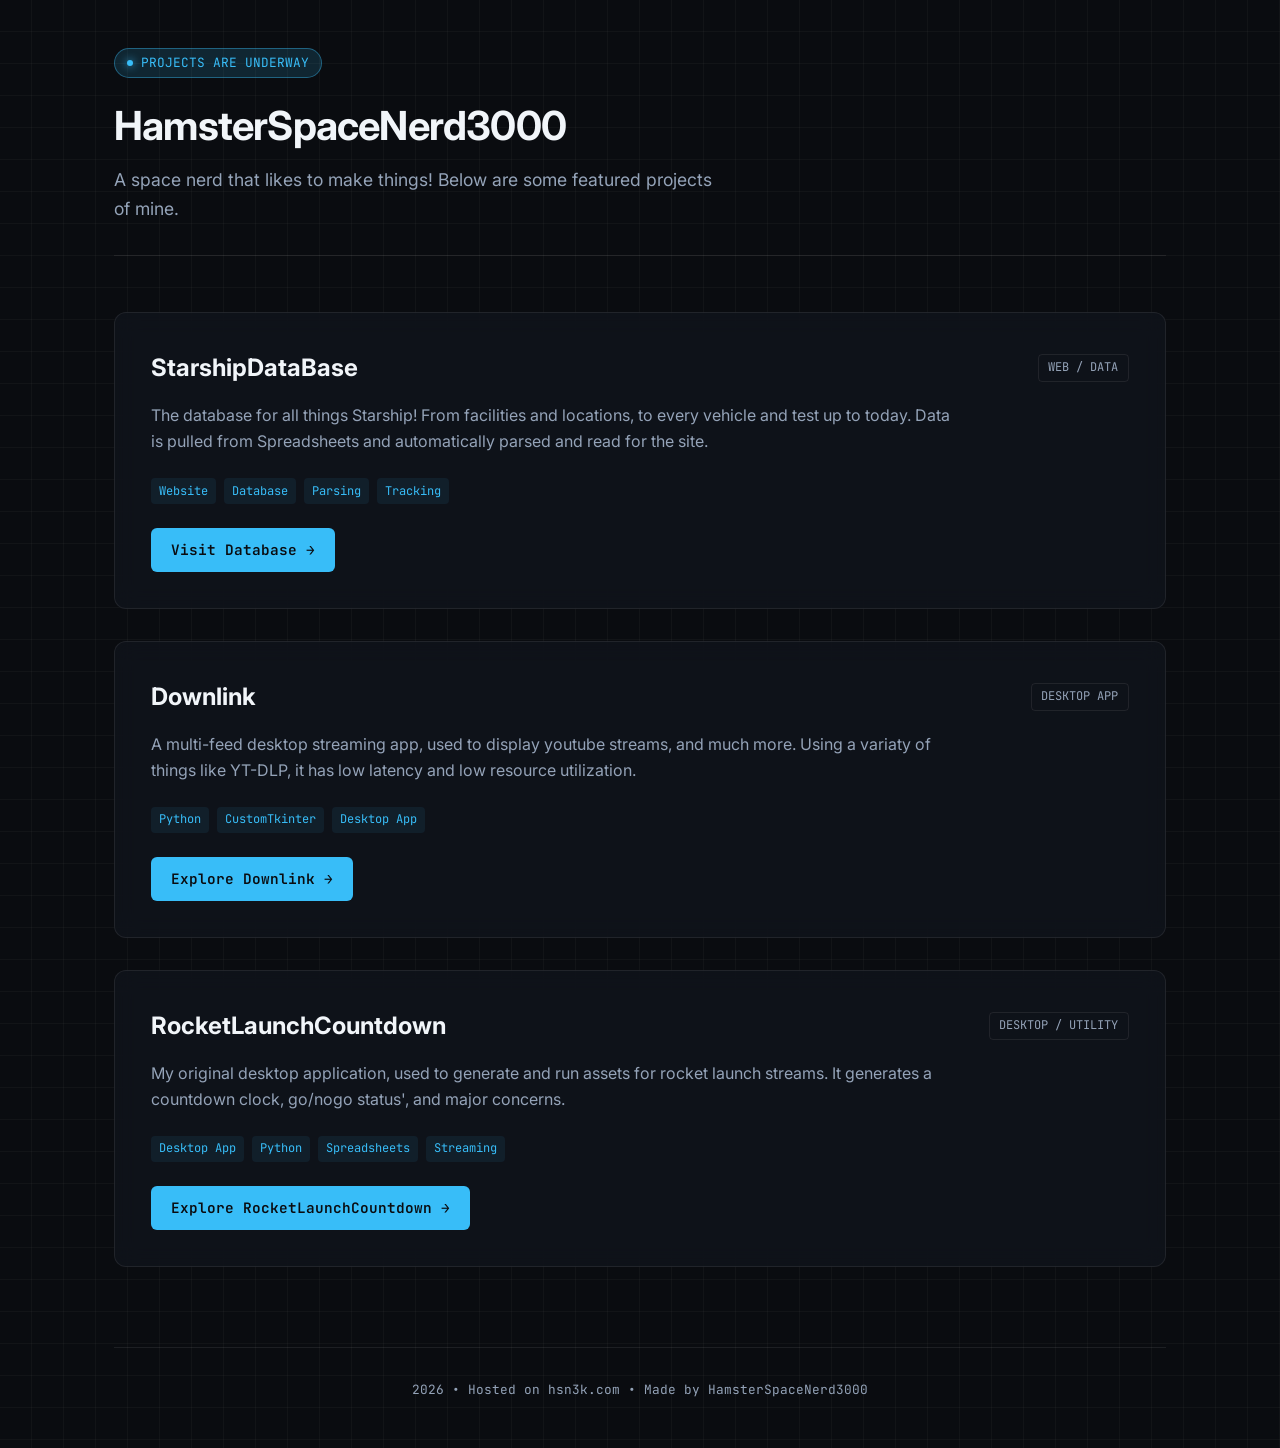
<file: index.html>
<!DOCTYPE html>
<html lang="en">
<head>
    <meta charset="UTF-8">
    <meta name="viewport" content="width=device-width, initial-scale=1.0">
    <title>Home | HSN3K</title>
    <link rel="preconnect" href="https://fonts.googleapis.com">
    <link rel="preconnect" href="https://fonts.gstatic.com" crossorigin>
    <link href="https://fonts.googleapis.com/css2?family=JetBrains+Mono:wght@400;600;700&family=Inter:wght@300;400;600;700&display=swap" rel="stylesheet">
    <link rel="stylesheet" href="/styles/styles.css">
</head>
<body>

  <div class="container">
    <header>
      <div class="status-badge">
        <span class="status-dot"></span> PROJECTS ARE UNDERWAY
      </div>
      <h1>HamsterSpaceNerd3000</h1>
      <p class="subtitle">A space nerd that likes to make things! Below are some featured projects of mine.</p>
    </header>

    <main class="project-stack">
      <section class="project-section">
        <div class="project-content">
          <div class="project-header">
            <h2 class="project-title">StarshipDataBase</h2>
            <span class="project-type">WEB / DATA</span>
          </div>
          <p class="project-desc">The database for all things Starship! From facilities and locations, to every vehicle and test up to today. Data is pulled from Spreadsheets and automatically parsed and read for the site.</p>
          <div class="tag-list">
            <span class="tag">Website</span>
            <span class="tag">Database</span>
            <span class="tag">Parsing</span>
            <span class="tag">Tracking</span>
          </div>
          <a href="https://sdb.hsn3k.com" class="btn" target="_blank">Visit Database &rarr;</a>
        </div>
      </section>

      <section class="project-section">
        <div class="project-content">
          <div class="project-header">
            <h2 class="project-title">Downlink</h2>
            <span class="project-type">DESKTOP APP</span>
          </div>
          <p class="project-desc">A multi-feed desktop streaming app, used to display youtube streams, and much more. Using a variaty of things like YT-DLP, it has low latency and low resource utilization.</p>
          <div class="tag-list">
            <span class="tag">Python</span>
            <span class="tag">CustomTkinter</span>
            <span class="tag">Desktop App</span>
          </div>
          <a href="/downlink/" class="btn">Explore Downlink &rarr;</a>
        </div>
      </section>

      <section class="project-section">
        <div class="project-content">
          <div class="project-header">
            <h2 class="project-title">RocketLaunchCountdown</h2>
            <span class="project-type">DESKTOP / UTILITY</span>
          </div>
          <p class="project-desc">My original desktop application, used to generate and run assets for rocket launch streams. It generates a countdown clock, go/nogo status', and major concerns.</p>
          <div class="tag-list">
            <span class="tag">Desktop App</span>
            <span class="tag">Python</span>
            <span class="tag">Spreadsheets</span>
            <span class="tag">Streaming</span>
          </div>
          <a href="/rlc/" class="btn">Explore RocketLaunchCountdown &rarr;</a>
        </div>
      </section>
    </main>

    <footer>
      <p>2026 • Hosted on hsn3k.com • Made by HamsterSpaceNerd3000</p>
    </footer>
  </div>

</body>
</html>
</file>
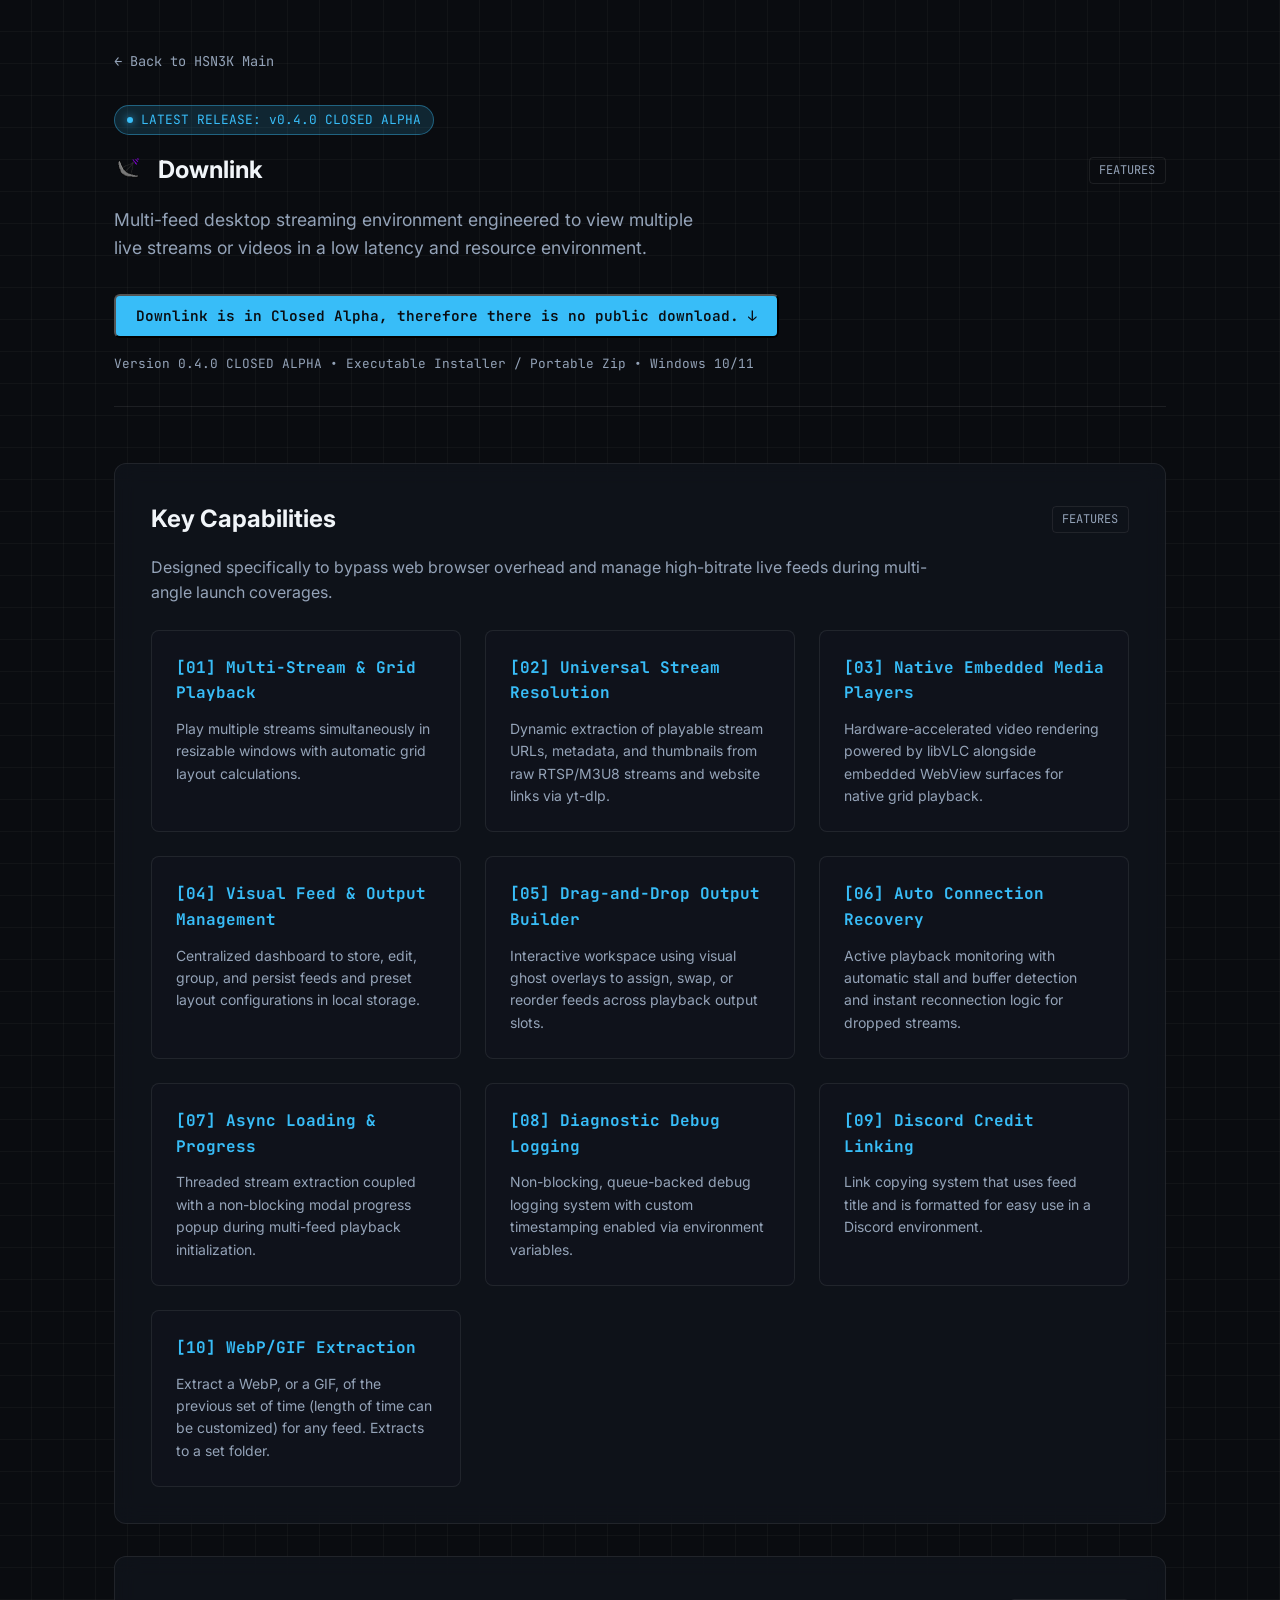
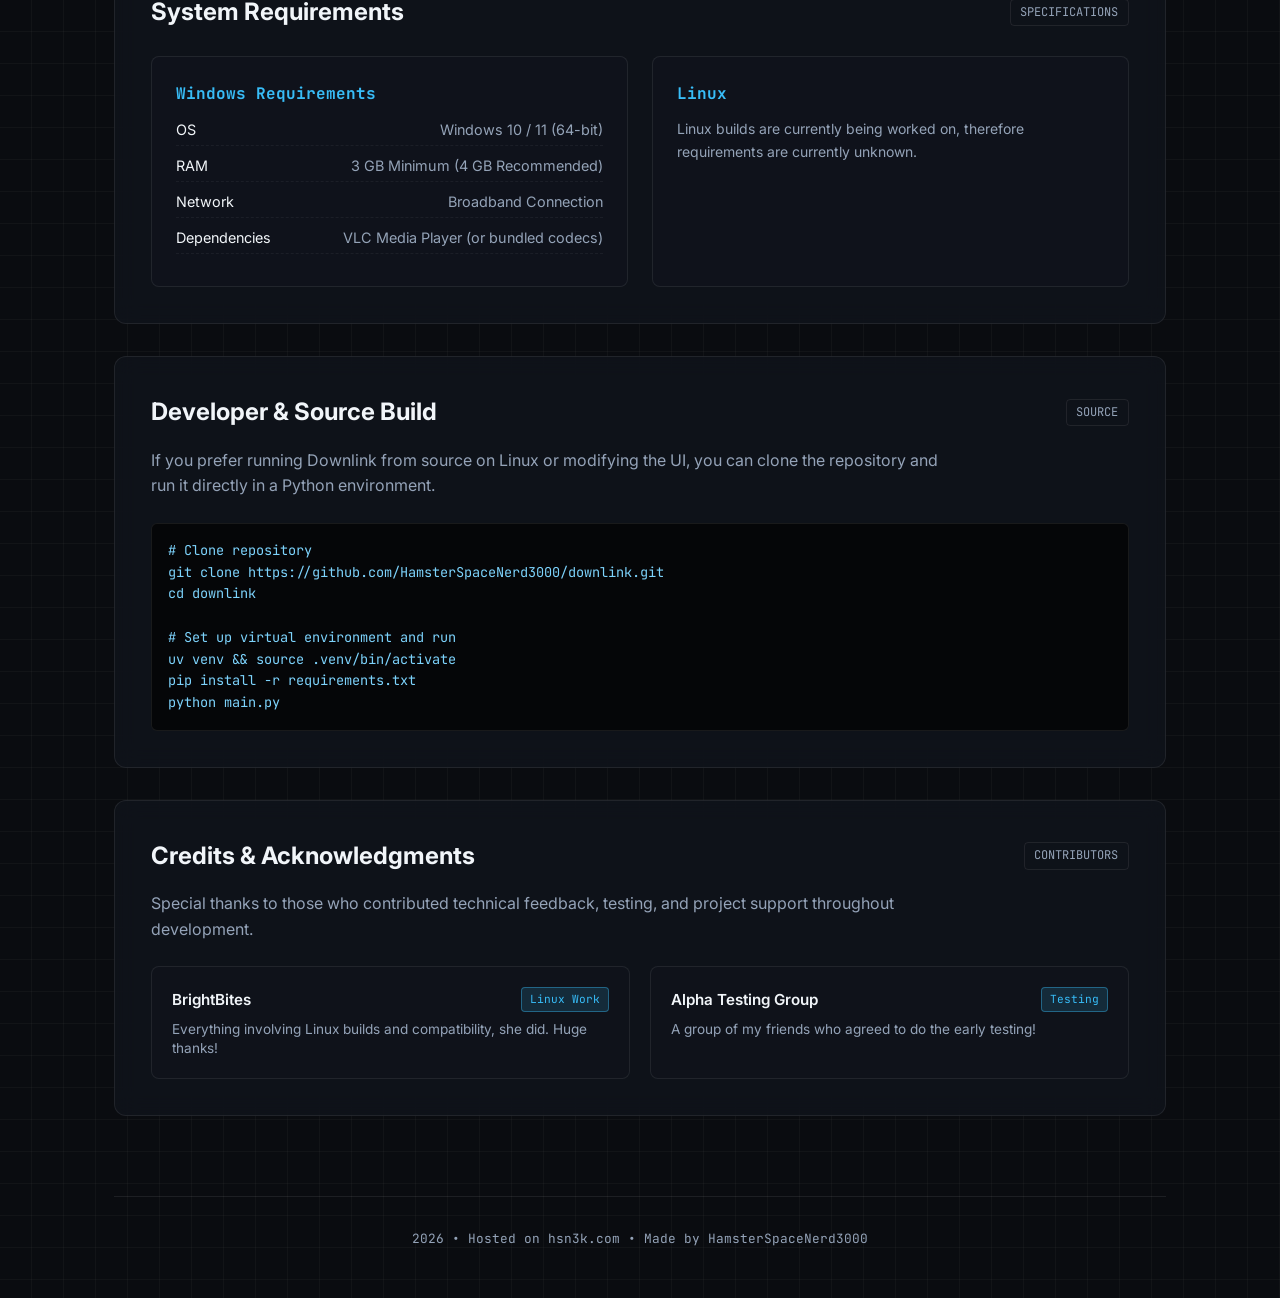
<file: downlink/index.html>
<!DOCTYPE html>
<html lang="en">
<head>
    <meta charset="UTF-8">
    <meta name="viewport" content="width=device-width, initial-scale=1.0">
    <title>Downlink | Multifeed Handler</title>
    <link rel="preconnect" href="https://fonts.googleapis.com">
    <link rel="preconnect" href="https://fonts.gstatic.com" crossorigin>
    <link href="https://fonts.googleapis.com/css2?family=JetBrains+Mono:wght@400;600;700&family=Inter:wght@300;400;600;700&display=swap" rel="stylesheet">
    <link rel="stylesheet" href="../styles/styles.css">
    <link rel="stylesheet" href="../styles/dwnlnk_styles.css">
    <link rel="icon" type="image/x-icon" href="../images/downlink.ico">
</head>

<script>
  function openBetaModal() {
    const modal = document.getElementById('beta-modal');
    modal.style.display = 'flex';
  }

  function closeBetaModal(event, forceClose = false) {
    const modal = document.getElementById('beta-modal');
    // Close if close button/acknowledge clicked or clicked outside content
    if (forceClose || event.target === modal) {
      modal.style.display = 'none';
    }
  }
</script>

<body>
  <div class="container">
    <a href="../" class="nav-back">&larr; Back to HSN3K Main</a>

    <header>
      <div class="status-badge">
        <span class="status-dot"></span> LATEST RELEASE: v0.4.0 CLOSED ALPHA
      </div>
      <div class="project-header">
        <div class="header-brand">
            <img src="../images/downlink.ico" alt="Downlink Logo" class="project-logo">
            <h2 class="project-title">Downlink</h2>
        </div>
        <span class="project-type">FEATURES</span>
      </div>
      <p class="subtitle">Multi-feed desktop streaming environment engineered to view multiple live streams or videos in a low latency and resource environment.</p>

      <div class="hero-download">
        <!-- Changed to a button with an onclick handler -->
        <button class="btn" onclick="openBetaModal()">
          Downlink is in Closed Alpha, therefore there is no public download. &darr;
        </button>
        <span class="download-meta">Version 0.4.0 CLOSED ALPHA • Executable Installer / Portable Zip • Windows 10/11</span>
      </div>

      <!-- Closed Beta Modal Window -->
      <div id="beta-modal" class="modal-overlay" onclick="closeBetaModal(event)">
        <div class="modal-content">
          <div class="modal-header">
            <span class="modal-title">[!] NOTICE: CLOSED ALPHA</span>
            <button class="modal-close" onclick="closeBetaModal(event, true)">&times;</button>
          </div>
          <p class="modal-body">
            Downlink downloads are currently restricted. The application is operating in a closed testing phase and public builds are not yet available for direct download.
          </p>
          <div class="modal-footer">
            <button class="btn btn-secondary" onclick="closeBetaModal(event, true)">Acknowledge</button>
          </div>
        </div>
      </div>
    </header>

    <main class="project-stack">
      <section class="project-section">
        <div class="project-content">
        <div class="project-header">
            <h2 class="project-title">Key Capabilities</h2>
            <span class="project-type">FEATURES</span>
        </div>
        <p class="project-desc">Designed specifically to bypass web browser overhead and manage high-bitrate live feeds during multi-angle launch coverages.</p>
        
        <div class="spec-grid">
            <div class="spec-card">
            <h3>[01] Multi-Stream & Grid Playback</h3>
            <p class="project-desc" style="font-size: 0.875rem; margin-bottom: 0;">Play multiple streams simultaneously in resizable windows with automatic grid layout calculations.</p>
            </div>
            <div class="spec-card">
            <h3>[02] Universal Stream Resolution</h3>
            <p class="project-desc" style="font-size: 0.875rem; margin-bottom: 0;">Dynamic extraction of playable stream URLs, metadata, and thumbnails from raw RTSP/M3U8 streams and website links via yt-dlp.</p>
            </div>
            <div class="spec-card">
            <h3>[03] Native Embedded Media Players</h3>
            <p class="project-desc" style="font-size: 0.875rem; margin-bottom: 0;">Hardware-accelerated video rendering powered by libVLC alongside embedded WebView surfaces for native grid playback.</p>
            </div>
            <div class="spec-card">
            <h3>[04] Visual Feed & Output Management</h3>
            <p class="project-desc" style="font-size: 0.875rem; margin-bottom: 0;">Centralized dashboard to store, edit, group, and persist feeds and preset layout configurations in local storage.</p>
            </div>
            <div class="spec-card">
            <h3>[05] Drag-and-Drop Output Builder</h3>
            <p class="project-desc" style="font-size: 0.875rem; margin-bottom: 0;">Interactive workspace using visual ghost overlays to assign, swap, or reorder feeds across playback output slots.</p>
            </div>
            <div class="spec-card">
            <h3>[06] Auto Connection Recovery</h3>
            <p class="project-desc" style="font-size: 0.875rem; margin-bottom: 0;">Active playback monitoring with automatic stall and buffer detection and instant reconnection logic for dropped streams.</p>
            </div>
            <div class="spec-card">
            <h3>[07] Async Loading & Progress</h3>
            <p class="project-desc" style="font-size: 0.875rem; margin-bottom: 0;">Threaded stream extraction coupled with a non-blocking modal progress popup during multi-feed playback initialization.</p>
            </div>
            <div class="spec-card">
            <h3>[08] Diagnostic Debug Logging</h3>
            <p class="project-desc" style="font-size: 0.875rem; margin-bottom: 0;">Non-blocking, queue-backed debug logging system with custom timestamping enabled via environment variables.</p>
            </div>
            <div class="spec-card">
            <h3>[09] Discord Credit Linking</h3>
            <p class="project-desc" style="font-size: 0.875rem; margin-bottom: 0;">Link copying system that uses feed title and is formatted for easy use in a Discord environment.</p>
            </div>
            <div class="spec-card">
            <h3>[10] WebP/GIF Extraction</h3>
            <p class="project-desc" style="font-size: 0.875rem; margin-bottom: 0;">Extract a WebP, or a GIF, of the previous set of time (length of time can be customized) for any feed. Extracts to a set folder.</p>
            </div>
        </div>
        </div>
    </section>

      <section class="project-section">
        <div class="project-content">
          <div class="project-header">
            <h2 class="project-title">System Requirements</h2>
            <span class="project-type">SPECIFICATIONS</span>
          </div>

          <div class="spec-grid">
            <div class="spec-card">
              <h3>Windows Requirements</h3>
              <ul class="spec-list">
                <li><span class="spec-label">OS</span> <span>Windows 10 / 11 (64-bit)</span></li>
                <li><span class="spec-label">RAM</span> <span>3 GB Minimum (4 GB Recommended)</span></li>
                <li><span class="spec-label">Network</span> <span>Broadband Connection</span></li>
                <li><span class="spec-label">Dependencies</span> <span>VLC Media Player (or bundled codecs)</span></li>
              </ul>
            </div>

            <div class="spec-card">
              <h3>Linux</h3>
              <ul class="spec-list">
                <p class="project-desc" style="font-size: 0.875rem; margin-bottom: 0;">Linux builds are currently being worked on, therefore requirements are currently unknown.</p>
              </ul>
            </div>
          </div>
        </div>
      </section>

      <section class="project-section">
        <div class="project-content">
          <div class="project-header">
            <h2 class="project-title">Developer & Source Build</h2>
            <span class="project-type">SOURCE</span>
          </div>
          <p class="project-desc">If you prefer running Downlink from source on Linux or modifying the UI, you can clone the repository and run it directly in a Python environment.</p>
          
          <div class="code-block">
            # Clone repository<br>
            git clone https://github.com/HamsterSpaceNerd3000/downlink.git<br>
            cd downlink<br><br>
            # Set up virtual environment and run<br>
            uv venv && source .venv/bin/activate<br>
            pip install -r requirements.txt<br>
            python main.py
          </div>
        </div>
      </section>

      <!-- Credits & Acknowledgments -->
      <section class="project-section">
        <div class="project-content">
          <div class="project-header">
            <h2 class="project-title">Credits & Acknowledgments</h2>
            <span class="project-type">CONTRIBUTORS</span>
          </div>
          <p class="project-desc">Special thanks to those who contributed technical feedback, testing, and project support throughout development.</p>

          <div class="credits-grid">
            <!-- Contributor 1 -->
            <div class="credit-card">
              <div class="credit-header">
                <span class="credit-name">BrightBites</span>
                <span class="credit-role">Linux Work</span>
              </div>
              <p class="credit-desc">Everything involving Linux builds and compatibility, she did. Huge thanks!</p>
            </div>

            <!-- Contributor 2 -->
            <div class="credit-card">
              <div class="credit-header">
                <span class="credit-name">Alpha Testing Group</span>
                <span class="credit-role">Testing</span>
              </div>
              <p class="credit-desc">A group of my friends who agreed to do the early testing!</p>
            </div>
          </div>
        </div>
      </section>
    </main>

    <footer>
      <p>2026 • Hosted on hsn3k.com • Made by HamsterSpaceNerd3000</p>
    </footer>
  </div>

</body>
</html>
</file>
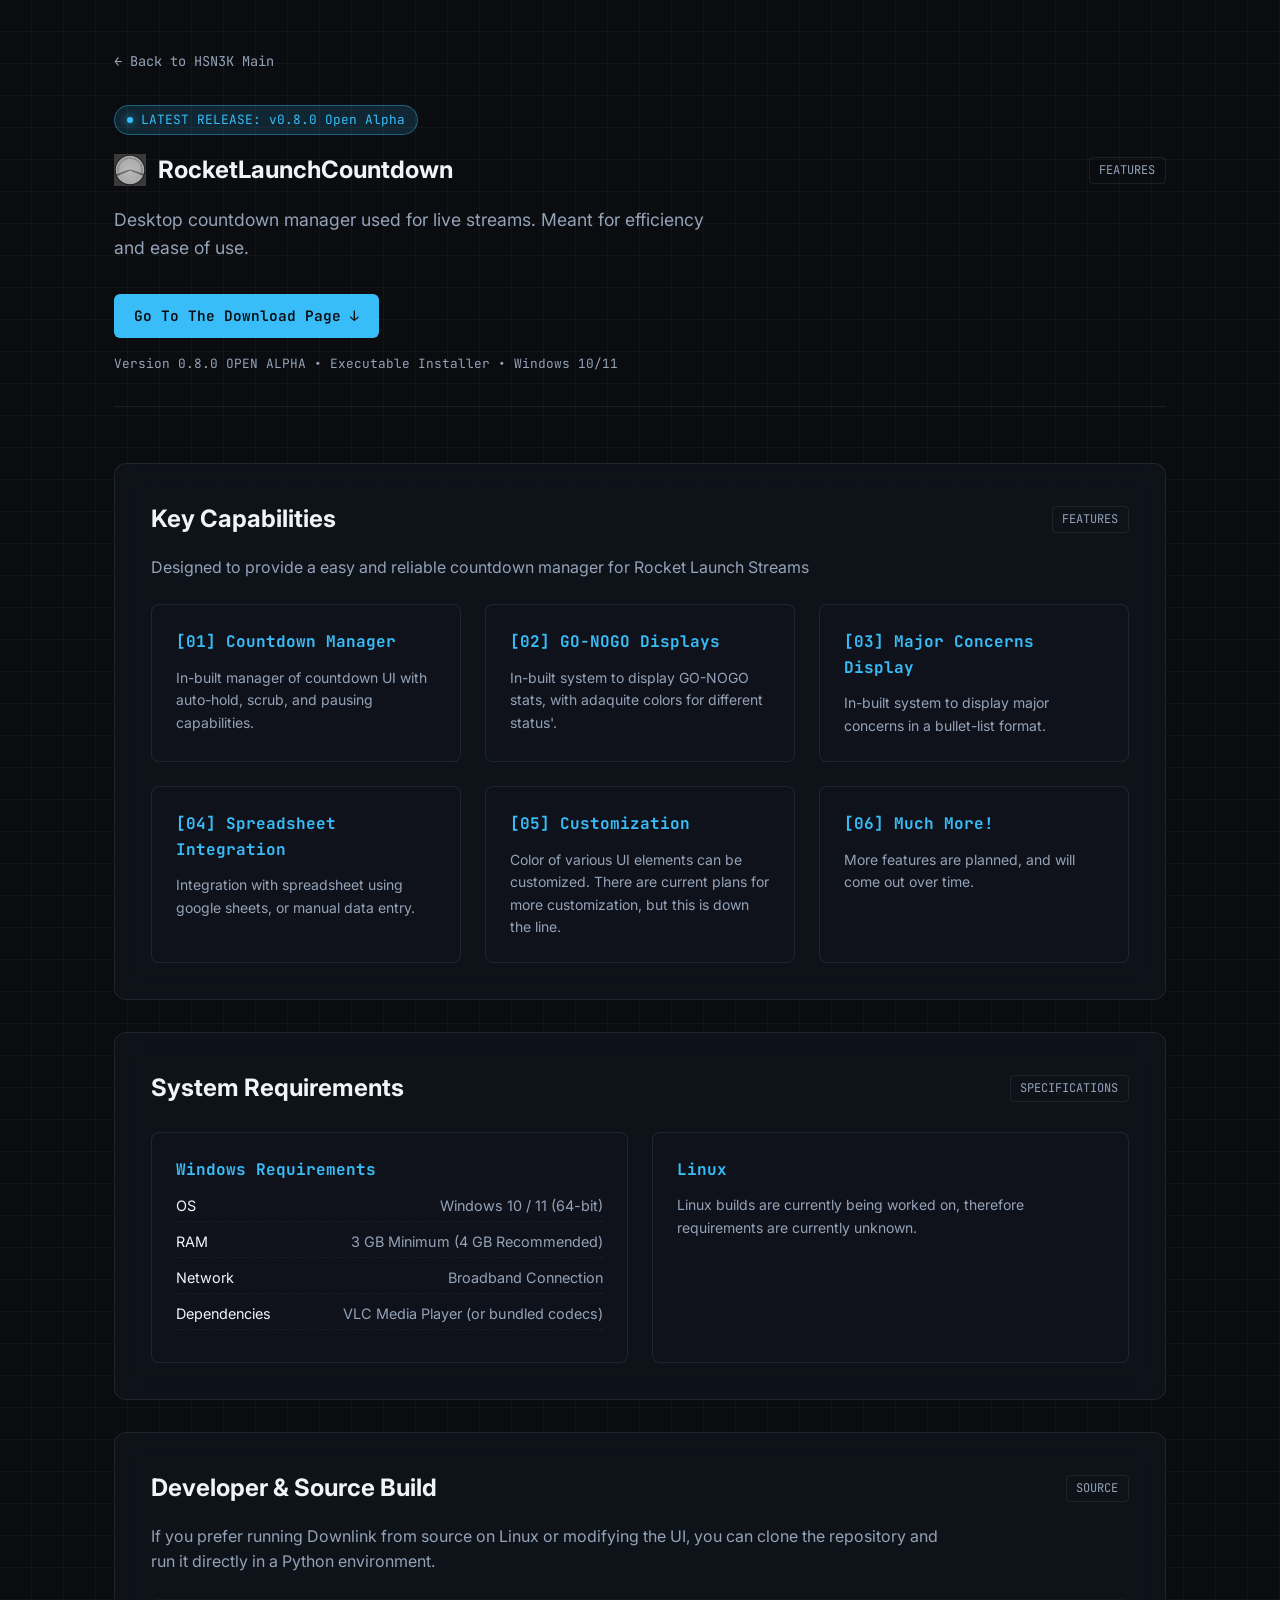
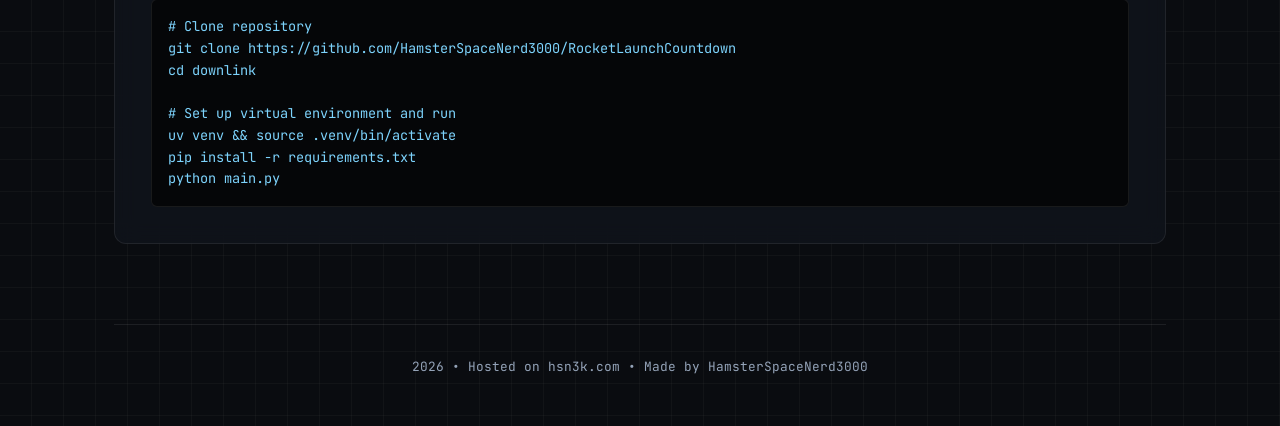
<file: rlc/index.html>
<!DOCTYPE html>
<html lang="en">
<head>
    <meta charset="UTF-8">
    <meta name="viewport" content="width=device-width, initial-scale=1.0">
    <title>RLC | Stream Helper</title>
    <link rel="preconnect" href="https://fonts.googleapis.com">
    <link rel="preconnect" href="https://fonts.gstatic.com" crossorigin>
    <link href="https://fonts.googleapis.com/css2?family=JetBrains+Mono:wght@400;600;700&family=Inter:wght@300;400;600;700&display=swap" rel="stylesheet">
    <link rel="stylesheet" href="../styles/styles.css">
    <link rel="stylesheet" href="../styles/dwnlnk_styles.css">
    <link rel="icon" type="image/x-icon" href="../images/RLCLogo.ico">
</head>

<body>
  <div class="container">
    <a href="../" class="nav-back">&larr; Back to HSN3K Main</a>

    <header>
      <div class="status-badge">
        <span class="status-dot"></span> LATEST RELEASE: v0.8.0 Open Alpha
      </div>
      <div class="project-header">
        <div class="header-brand">
            <img src="../images/RLCLogo.ico" alt="RocketLaunchCountdown Logo" class="project-logo">
            <h2 class="project-title">RocketLaunchCountdown</h2>
        </div>
        <span class="project-type">FEATURES</span>
      </div>
      <p class="subtitle">Desktop countdown manager used for live streams. Meant for efficiency and ease of use.</p>

      <div class="hero-download">
        <!-- Changed to a button with an onclick handler -->
        <a href="download.html" class="btn">
          Go To The Download Page &darr;
        </a>
        <span class="download-meta">Version 0.8.0 OPEN ALPHA • Executable Installer • Windows 10/11</span>
      </div>
    </header>

    <main class="project-stack">
      <section class="project-section">
        <div class="project-content">
        <div class="project-header">
            <h2 class="project-title">Key Capabilities</h2>
            <span class="project-type">FEATURES</span>
        </div>
        <p class="project-desc">Designed to provide a easy and reliable countdown manager for Rocket Launch Streams</p>
        
        <div class="spec-grid">
            <div class="spec-card">
            <h3>[01] Countdown Manager</h3>
            <p class="project-desc" style="font-size: 0.875rem; margin-bottom: 0;">In-built manager of countdown UI with auto-hold, scrub, and pausing capabilities.</p>
            </div>
            <div class="spec-card">
            <h3>[02] GO-NOGO Displays</h3>
            <p class="project-desc" style="font-size: 0.875rem; margin-bottom: 0;">In-built system to display GO-NOGO stats, with adaquite colors for different status'.</p>
            </div>
            <div class="spec-card">
            <h3>[03] Major Concerns Display</h3>
            <p class="project-desc" style="font-size: 0.875rem; margin-bottom: 0;">In-built system to display major concerns in a bullet-list format.</p>
            </div>
            <div class="spec-card">
            <h3>[04] Spreadsheet Integration</h3>
            <p class="project-desc" style="font-size: 0.875rem; margin-bottom: 0;">Integration with spreadsheet using google sheets, or manual data entry.</p>
            </div>
            <div class="spec-card">
            <h3>[05] Customization</h3>
            <p class="project-desc" style="font-size: 0.875rem; margin-bottom: 0;">Color of various UI elements can be customized. There are current plans for more customization, but this is down the line.</p>
            </div>
            <div class="spec-card">
            <h3>[06] Much More!</h3>
            <p class="project-desc" style="font-size: 0.875rem; margin-bottom: 0;">More features are planned, and will come out over time.</p>
            </div>
        </div>
        </div>
    </section>

      <section class="project-section">
        <div class="project-content">
          <div class="project-header">
            <h2 class="project-title">System Requirements</h2>
            <span class="project-type">SPECIFICATIONS</span>
          </div>

          <div class="spec-grid">
            <div class="spec-card">
              <h3>Windows Requirements</h3>
              <ul class="spec-list">
                <li><span class="spec-label">OS</span> <span>Windows 10 / 11 (64-bit)</span></li>
                <li><span class="spec-label">RAM</span> <span>3 GB Minimum (4 GB Recommended)</span></li>
                <li><span class="spec-label">Network</span> <span>Broadband Connection</span></li>
                <li><span class="spec-label">Dependencies</span> <span>VLC Media Player (or bundled codecs)</span></li>
              </ul>
            </div>

            <div class="spec-card">
              <h3>Linux</h3>
              <ul class="spec-list">
                <p class="project-desc" style="font-size: 0.875rem; margin-bottom: 0;">Linux builds are currently being worked on, therefore requirements are currently unknown.</p>
              </ul>
            </div>
          </div>
        </div>
      </section>

      <section class="project-section">
        <div class="project-content">
          <div class="project-header">
            <h2 class="project-title">Developer & Source Build</h2>
            <span class="project-type">SOURCE</span>
          </div>
          <p class="project-desc">If you prefer running Downlink from source on Linux or modifying the UI, you can clone the repository and run it directly in a Python environment.</p>
          
          <div class="code-block">
            # Clone repository<br>
            git clone https://github.com/HamsterSpaceNerd3000/RocketLaunchCountdown<br>
            cd downlink<br><br>
            # Set up virtual environment and run<br>
            uv venv && source .venv/bin/activate<br>
            pip install -r requirements.txt<br>
            python main.py
          </div>
        </div>
      </section>
    </main>

    <footer>
      <p>2026 • Hosted on hsn3k.com • Made by HamsterSpaceNerd3000</p>
    </footer>
  </div>

</body>
</html>
</file>
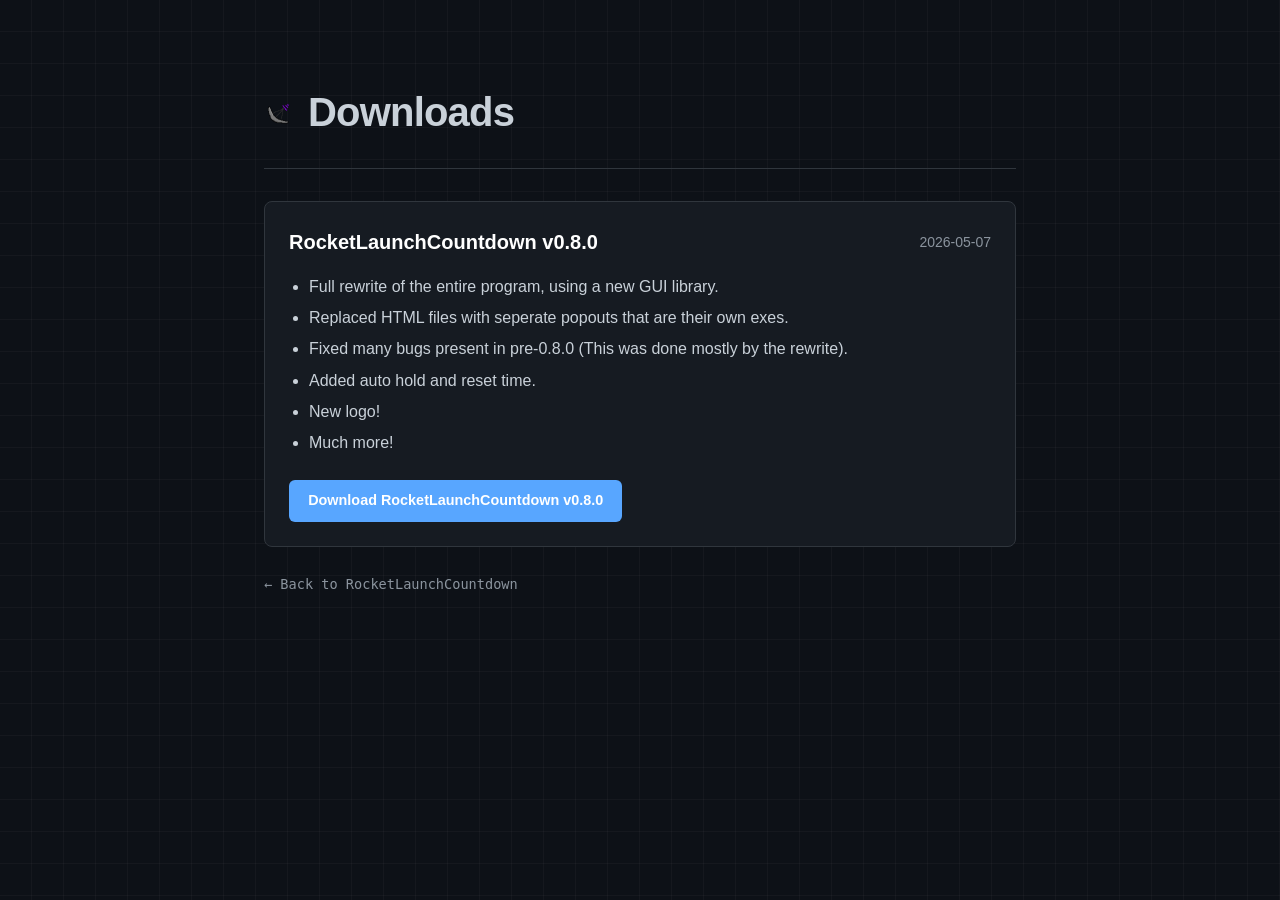
<file: rlc/download.html>
<!DOCTYPE html>
<html lang="en">
<head>
  <meta charset="UTF-8">
  <meta name="viewport" content="width=device-width, initial-scale=1.0">
  <title>Download Releases</title>
  <link rel="icon" type="image/x-icon" href="../images/RLCLogo.ico">
  <link rel="stylesheet" href="../styles/styles.css">
  <link rel="stylesheet" href="../styles/dwnlnk_styles.css">
  <style>
    :root {
      --bg-color: #0d1117;
      --card-bg: #161b22;
      --border-color: #30363d;
      --text-main: #c9d1d9;
      --text-muted: #8b949e;
      --accent: #58a6ff;
      --accent-hover: #1f6feb;
    }

    * {
      box-sizing: border-box;
      margin: 0;
      padding: 0;
    }

    body {
      font-family: -apple-system, BlinkMacSystemFont, "Segoe UI", Roboto, Helvetica, Arial, sans-serif;
      background-color: var(--bg-color);
      color: var(--text-main);
      padding: 2rem;
      display: flex;
      justify-content: center;
    }

    .container {
      width: 100%;
      max-width: 800px;
    }

    .page-header {
      display: flex;
      align-items: center;
      gap: 12px;
      margin-bottom: 2rem;
      border-bottom: 1px solid var(--border-color);
      padding-bottom: 1rem;
    }

    .page-logo {
      width: 32px;
      height: 32px;
      object-fit: contain;
    }

    .release-card {
      background-color: var(--card-bg);
      border: 1px solid var(--border-color);
      border-radius: 8px;
      padding: 1.5rem;
      margin-bottom: 1.5rem;
    }

    .release-header {
      display: flex;
      justify-content: space-between;
      align-items: center;
      margin-bottom: 1rem;
      flex-wrap: wrap;
      gap: 0.5rem;
    }

    .release-title {
      font-size: 1.25rem;
      font-weight: 600;
      color: #ffffff;
    }

    .release-date {
      font-size: 0.875rem;
      color: var(--text-muted);
    }

    .release-notes {
      list-style-type: disc;
      padding-left: 1.25rem;
      margin-bottom: 1.5rem;
      color: var(--text-main);
    }

    .release-notes li {
      margin-bottom: 0.35rem;
    }

    .download-btn {
      display: inline-flex;
      align-items: center;
      gap: 8px;
      background-color: var(--accent);
      color: #ffffff;
      padding: 0.6rem 1.2rem;
      border-radius: 6px;
      text-decoration: none;
      font-weight: 600;
      font-size: 0.9rem;
      transition: background-color 0.2s ease;
    }

    .download-btn:hover {
      background-color: var(--accent-hover);
    }

    .error-msg {
      color: #f85149;
      background: rgba(248, 81, 73, 0.1);
      border: 1px solid rgba(248, 81, 73, 0.4);
      padding: 1rem;
      border-radius: 6px;
    }
  </style>
</head>
<body>

    

  <div class="container">
    <div class="page-header">
        <img src="../images/downlink.ico" alt="Logo" class="page-logo">
        <h1>Downloads</h1>
    </div>

    <div id="releases-container">
      <!-- Release cards will be dynamically injected here -->
    </div>

    <a href="../rlc/" class="nav-back">&larr; Back to RocketLaunchCountdown</a>
  </div>

  <script>
    async function loadReleases() {
      const container = document.getElementById('releases-container');
      try {
        const response = await fetch('../data/rlc-install.json');
        if (!response.ok) {
          throw new Error(`HTTP error! status: ${response.status}`);
        }
        const data = await response.json();

        container.innerHTML = '';

        data.releases.forEach(release => {
          const card = document.createElement('div');
          card.className = 'release-card';

          const notesList = release.release_notes
            .map(note => `<li>${note}</li>`)
            .join('');

          card.innerHTML = `
            <div class="release-header">
              <span class="release-title">${release.version}</span>
              <span class="release-date">${release.date}</span>
            </div>
            <ul class="release-notes">
              ${notesList}
            </ul>
            <a href="${release.download_path}" class="download-btn" download>
              Download ${release.version}
            </a>
          `;

          container.appendChild(card);
        });
      } catch (error) {
        container.innerHTML = `
          <div class="error-msg">
            Failed to load release data. Please ensure <code>rlc-install.json</code> is accessible.
          </div>
        `;
        console.error('Error fetching release JSON:', error);
      }
    }

    document.addEventListener('DOMContentLoaded', loadReleases);
  </script>
</body>
</html>
</file>
<file: styles/styles.css>
:root {
    --bg-dark: #0a0c10;
    --panel-bg: rgba(16, 20, 28, 0.75);
    --border-color: rgba(255, 255, 255, 0.08);
    --border-hover: rgba(56, 189, 248, 0.4);
    --accent: #38bdf8;
    --accent-glow: rgba(56, 189, 248, 0.15);
    --text-main: #f1f5f9;
    --text-muted: #94a3b8;
    --font-sans: 'Inter', -apple-system, sans-serif;
    --font-mono: 'JetBrains Mono', monospace;
}

* { box-sizing: border-box; margin: 0; padding: 0; }

body {
    background-color: var(--bg-dark);
    color: var(--text-main);
    font-family: var(--font-sans);
    min-height: 100vh;
    line-height: 1.6;
    /* Subtle technical grid background */
    background-image: 
    linear-gradient(rgba(255, 255, 255, 0.03) 1px, transparent 1px),
    linear-gradient(90deg, rgba(255, 255, 255, 0.03) 1px, transparent 1px);
    background-size: 32px 32px;
    background-position: -1px -1px;
}

.container {
    max-width: 1100px;
    margin: 0 auto;
    padding: 3rem 1.5rem;
}

header {
    margin-bottom: 3.5rem;
    border-bottom: 1px solid var(--border-color);
    padding-bottom: 2rem;
}

.status-badge {
    display: inline-flex;
    align-items: center;
    gap: 0.5rem;
    font-family: var(--font-mono);
    font-size: 0.8rem;
    color: var(--accent);
    background: var(--accent-glow);
    border: 1px solid var(--border-hover);
    padding: 0.25rem 0.75rem;
    border-radius: 9999px;
    margin-bottom: 1rem;
}

.status-dot {
    width: 6px;
    height: 6px;
    background-color: var(--accent);
    border-radius: 50%;
    box-shadow: 0 0 8px var(--accent);
}

h1 {
    font-size: 2.5rem;
    font-weight: 700;
    letter-spacing: -0.02em;
    margin-bottom: 0.5rem;
}

.subtitle {
    color: var(--text-muted);
    font-size: 1.1rem;
    max-width: 600px;
}

.grid {
    display: grid;
    grid-template-columns: repeat(auto-fill, minmax(320px, 1fr));
    gap: 1.5rem;
}

.card {
    background: var(--panel-bg);
    border: 1px solid var(--border-color);
    border-radius: 8px;
    padding: 1.5rem;
    backdrop-filter: blur(12px);
    -webkit-backdrop-filter: blur(12px);
    transition: all 0.2s ease-in-out;
    display: flex;
    flex-direction: column;
    justify-content: space-between;
}

.card:hover {
    border-color: var(--border-hover);
    transform: translateY(-2px);
    box-shadow: 0 8px 24px rgba(0, 0, 0, 0.4);
}

.card-header {
    display: flex;
    justify-content: space-between;
    align-items: flex-start;
    margin-bottom: 1rem;
}

.card-title {
    font-size: 1.2rem;
    font-weight: 600;
    color: var(--text-main);
}

.card-type {
    font-family: var(--font-mono);
    font-size: 0.75rem;
    color: var(--text-muted);
    border: 1px solid var(--border-color);
    padding: 0.15rem 0.5rem;
    border-radius: 4px;
}

.card-desc {
    color: var(--text-muted);
    font-size: 0.925rem;
    margin-bottom: 1.5rem;
}

.tag-list {
    display: flex;
    flex-wrap: wrap;
    gap: 0.5rem;
    margin-bottom: 1.5rem;
}

.tag {
    font-family: var(--font-mono);
    font-size: 0.75rem;
    color: var(--accent);
    background: rgba(56, 189, 248, 0.08);
    padding: 0.2rem 0.5rem;
    border-radius: 4px;
}

.card-link {
    display: inline-flex;
    align-items: center;
    gap: 0.4rem;
    font-family: var(--font-mono);
    font-size: 0.85rem;
    color: var(--text-main);
    text-decoration: none;
    font-weight: 600;
    transition: color 0.15s ease;
}

.card-link:hover {
    color: var(--accent);
}

footer {
    margin-top: 5rem;
    padding-top: 2rem;
    border-top: 1px solid var(--border-color);
    text-align: center;
    font-family: var(--font-mono);
    font-size: 0.8rem;
    color: var(--text-muted);
}

/* Stack Layout */
.project-stack {
  display: flex;
  flex-direction: column;
  gap: 2rem;
}

.project-section {
  background: var(--panel-bg);
  border: 1px solid var(--border-color);
  border-radius: 12px;
  padding: 2.25rem;
  backdrop-filter: blur(12px);
  -webkit-backdrop-filter: blur(12px);
  transition: border-color 0.2s ease, box-shadow 0.2s ease;
}

.project-section:hover {
  border-color: var(--border-hover);
  box-shadow: 0 8px 32px rgba(0, 0, 0, 0.4);
}

.project-header {
  display: flex;
  justify-content: space-between;
  align-items: center;
  margin-bottom: 1rem;
}

.project-title {
  font-size: 1.5rem;
  font-weight: 700;
  color: var(--text-main);
}

.project-type {
  font-family: var(--font-mono);
  font-size: 0.75rem;
  color: var(--text-muted);
  border: 1px solid var(--border-color);
  padding: 0.2rem 0.6rem;
  border-radius: 4px;
}

.project-desc {
  color: var(--text-muted);
  font-size: 1rem;
  margin-bottom: 1.5rem;
  max-width: 800px;
}

/* Button Styling */
.btn {
  display: inline-flex;
  align-items: center;
  gap: 0.5rem;
  font-family: var(--font-mono);
  font-size: 0.9rem;
  font-weight: 600;
  color: #0a0c10;
  background-color: var(--accent);
  padding: 0.65rem 1.25rem;
  border-radius: 6px;
  text-decoration: none;
  transition: all 0.2s ease;
}

.btn:hover {
  background-color: #7dd3fc;
  transform: translateY(-1px);
  box-shadow: 0 0 16px rgba(56, 189, 248, 0.3);
}
</file>
<file: styles/dwnlnk_styles.css>
/* Downlink-Specific Layout Enhancements */
.nav-back {
    display: inline-flex;
    align-items: center;
    gap: 0.4rem;
    font-family: var(--font-mono);
    font-size: 0.85rem;
    color: var(--text-muted);
    text-decoration: none;
    margin-bottom: 2rem;
    transition: color 0.15s ease;
}
.nav-back:hover { color: var(--accent); }

.hero-download {
    display: flex;
    flex-direction: column;
    align-items: flex-start;
    gap: 1rem;
    margin-top: 2rem;
}

.download-meta {
    font-family: var(--font-mono);
    font-size: 0.8rem;
    color: var(--text-muted);
}

.spec-grid {
    display: grid;
    grid-template-columns: repeat(auto-fit, minmax(280px, 1fr));
    gap: 1.5rem;
    margin-top: 1.5rem;
}

.spec-card {
    background: var(--panel-bg);
    border: 1px solid var(--border-color);
    border-radius: 8px;
    padding: 1.5rem;
}

.spec-card h3 {
    font-family: var(--font-mono);
    font-size: 1rem;
    color: var(--accent);
    margin-bottom: 0.75rem;
    display: flex;
    align-items: center;
    gap: 0.5rem;
}

.spec-list {
    list-style: none;
    font-size: 0.9rem;
    color: var(--text-muted);
}

.spec-list li {
    margin-bottom: 0.5rem;
    display: flex;
    justify-content: space-between;
    border-bottom: 1px dashed rgba(255, 255, 255, 0.05);
    padding-bottom: 0.25rem;
}

.spec-label { color: var(--text-main); }

.code-block {
    background: #050608;
    border: 1px solid var(--border-color);
    border-radius: 6px;
    padding: 1rem;
    font-family: var(--font-mono);
    font-size: 0.85rem;
    color: #7dd3fc;
    overflow-x: auto;
    margin-top: 1rem;
}

/* Modal Overlay Background */
.modal-overlay {
  display: none;
  position: fixed;
  top: 0;
  left: 0;
  width: 100%;
  height: 100%;
  background: rgba(5, 6, 8, 0.85);
  backdrop-filter: blur(8px);
  -webkit-backdrop-filter: blur(8px);
  z-index: 1000;
  align-items: center;
  justify-content: center;
  padding: 1.5rem;
}

/* Modal Window Container */
.modal-content {
  background: var(--panel-bg);
  border: 1px solid var(--border-hover);
  border-radius: 10px;
  max-width: 480px;
  width: 100%;
  padding: 1.75rem;
  box-shadow: 0 12px 40px rgba(0, 0, 0, 0.6), 0 0 20px var(--accent-glow);
  animation: modalFadeIn 0.2s ease-out;
}

.modal-header {
  display: flex;
  justify-content: space-between;
  align-items: center;
  margin-bottom: 1rem;
}

.modal-title {
  font-family: var(--font-mono);
  font-size: 0.95rem;
  font-weight: 700;
  color: var(--accent);
}

.modal-close {
  background: none;
  border: none;
  color: var(--text-muted);
  font-size: 1.5rem;
  cursor: pointer;
  line-height: 1;
}

.modal-close:hover {
  color: var(--text-main);
}

.modal-body {
  color: var(--text-muted);
  font-size: 0.95rem;
  line-height: 1.5;
  margin-bottom: 1.5rem;
}

.modal-footer {
  display: flex;
  justify-content: flex-end;
}

/* Secondary Button for Acknowledge */
.btn-secondary {
  background: transparent;
  border: 1px solid var(--border-color);
  color: var(--text-main);
  padding: 0.5rem 1rem;
}

.btn-secondary:hover {
  background: rgba(255, 255, 255, 0.05);
  border-color: var(--border-hover);
}

/* Fade-in Animation */
@keyframes modalFadeIn {
  from {
    opacity: 0;
    transform: translateY(-8px) scale(0.98);
  }
  to {
    opacity: 1;
    transform: translateY(0) scale(1);
  }
}

/* Credits Grid */
.credits-grid {
  display: grid;
  grid-template-columns: repeat(auto-fit, minmax(280px, 1fr));
  gap: 1.25rem;
  margin-top: 1.5rem;
}

.credit-card {
  background: rgba(16, 20, 28, 0.5);
  border: 1px solid var(--border-color);
  border-radius: 8px;
  padding: 1.25rem;
  transition: border-color 0.2s ease;
}

.credit-card:hover {
  border-color: rgba(56, 189, 248, 0.3);
}

.credit-header {
  display: flex;
  justify-content: space-between;
  align-items: center;
  margin-bottom: 0.5rem;
}

.credit-name {
  font-family: var(--font-sans);
  font-weight: 600;
  font-size: 0.95rem;
  color: var(--text-main);
}

.credit-role {
  font-family: var(--font-mono);
  font-size: 0.7rem;
  color: var(--accent);
  background: var(--accent-glow);
  border: 1px solid var(--border-hover);
  padding: 0.15rem 0.5rem;
  border-radius: 4px;
}

.credit-desc {
  font-size: 0.85rem;
  color: var(--text-muted);
  line-height: 1.4;
  margin-bottom: 0;
}

.header-brand {
  display: flex;
  align-items: center;
  gap: 12px;
}

.project-logo {
  width: 32px;
  height: 32px;
  object-fit: contain;
}
</file>
